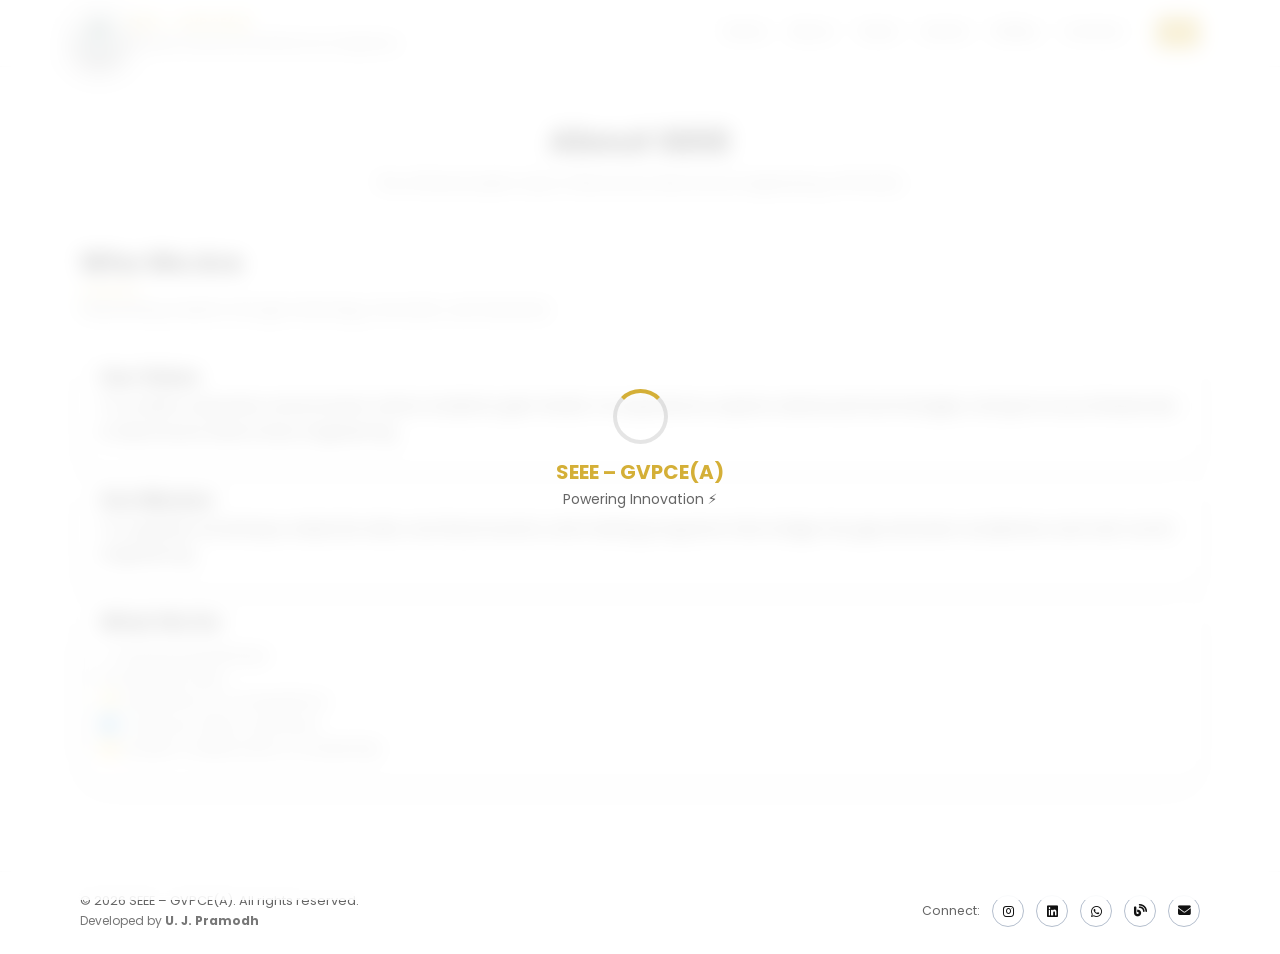
<file: about.html>
<!DOCTYPE html>
<html lang="en">
<head>
    <meta charset="UTF-8" />
    <title>SEEE – GVPCE | About Us</title>
    <meta name="viewport" content="width=device-width, initial-scale=1" />
    <link rel="stylesheet" href="style.css" />
    <link href="https://fonts.googleapis.com/css2?family=Poppins:wght@300;400;500;600;700;800&display=swap" rel="stylesheet" />
    <link rel="stylesheet" href="https://cdnjs.cloudflare.com/ajax/libs/font-awesome/6.5.0/css/all.min.css" />
</head>
<body>
    <div id="loader">
  <div class="loader-content">
    <div class="loader-circle"></div>
    <h2>SEEE – GVPCE(A)</h2>
    <p>Powering Innovation ⚡</p>
  </div>
</div>

<!-- HEADER -->
<header>
    <div class="container navbar">
        <a href="index.html" class="nav-logo">
            <div class="nav-logo-symbol">
           <img src="logo.png" alt="SEEE Logo" class="club-logo">
           </div>
            <div class="nav-logo-text">
                <span>SEEE – GVPCE(A)</span>
                <span>Society of Electrical & Electronics Engineers</span>
            </div>
        </a>

        <nav class="nav-links">
            <a href="index.html">Home</a>
            <a href="about.html">About</a>
            <a href="team.html">Team</a>
            <a href="events.html">Events</a>
            <a href="gallery.html">Gallery</a>
            <a href="contact.html">Contact</a>
            <button id="theme-toggle" class="theme-btn">🌙</button>
        </nav>

        <button class="menu-toggle"><span></span></button>
    </div>
</header>

<!-- ABOUT PAGE -->
<main class="container">
    <section class="page-hero reveal">
        <h1>About SEEE</h1>
        <p>The official student club of Electrical & Electronics Engineering, GVPCE(A).</p>
    </section>

    <section class="section reveal">
        <div class="section-header">
            <h2 class="section-title">Who We Are</h2>
            <p class="section-subtitle">Empowering students through technology, innovation, and teamwork.</p>
        </div>

        <div class="card-grid">
            <div class="card">
                <h3>Our Vision</h3>
                <p>To create a dynamic environment where students gain hands-on experience, explore advanced technologies, and grow as professionals in Electrical & Electronics Engineering.</p>
            </div>

            <div class="card">
                <h3>Our Mission</h3>
                <p>To organize workshops, industrial visits, technical events, and training programs that bridge the gap between academics and real-world engineering.</p>
            </div>

            <div class="card">
                <h3>What We Do</h3>
                <ul style="margin-top: .4rem;font-size:.9rem;color:var(--text-muted);">
                    <li>⚡ Technical Workshops</li>
                    <li>⚙️ Industrial Visits</li>
                    <li>💡 Hackathons & Competitions</li>
                    <li>📘 Technical Talks & Seminars</li>
                    <li>🤝 Student Collaboration & Leadership</li>
                </ul>
            </div>
        </div>
    </section>
</main>

<!-- FOOTER -->
<footer>
  <div class="container footer-inner">

    <!-- LEFT -->
    <div>
      <span>© <span id="year"></span> SEEE – GVPCE(A). All rights reserved.</span><br>
      <span style="font-size:12px;color:#777;">
        Developed by <strong>U. J. Pramodh</strong>
      </span>
    </div>

    <!-- RIGHT -->
    <div class="footer-social">
      <span>Connect:</span>

      <a href="https://www.instagram.com/seee_club_gvpce/" target="_blank">
        <i class="fa-brands fa-instagram"></i>
      </a>

      <a href="https://www.linkedin.com/in/seee-gvpce-a-09a395393?utm_source=share&utm_campaign=share_via&utm_content=profile&utm_medium=android_app" target="_blank">
        <i class="fa-brands fa-linkedin"></i>
      </a>

      <a href="https://whatsapp.com/channel/0029Vb7Z3jQEVccSTen1vA2K" target="_blank">
        <i class="fa-brands fa-whatsapp"></i>
      </a>

      <a href="https://ieiseee.blogspot.com/" target="_blank">
        <i class="fa-solid fa-blog"></i>
      </a>

      <a href="mailto:seee@gvpce.ac.in">
        <i class="fa-solid fa-envelope"></i>
      </a>

    </div>

  </div>
</footer>
    
<script>
document.getElementById("year").textContent = new Date().getFullYear();
</script>
<script src="script.js"></script>
</body>
</html>
</file>
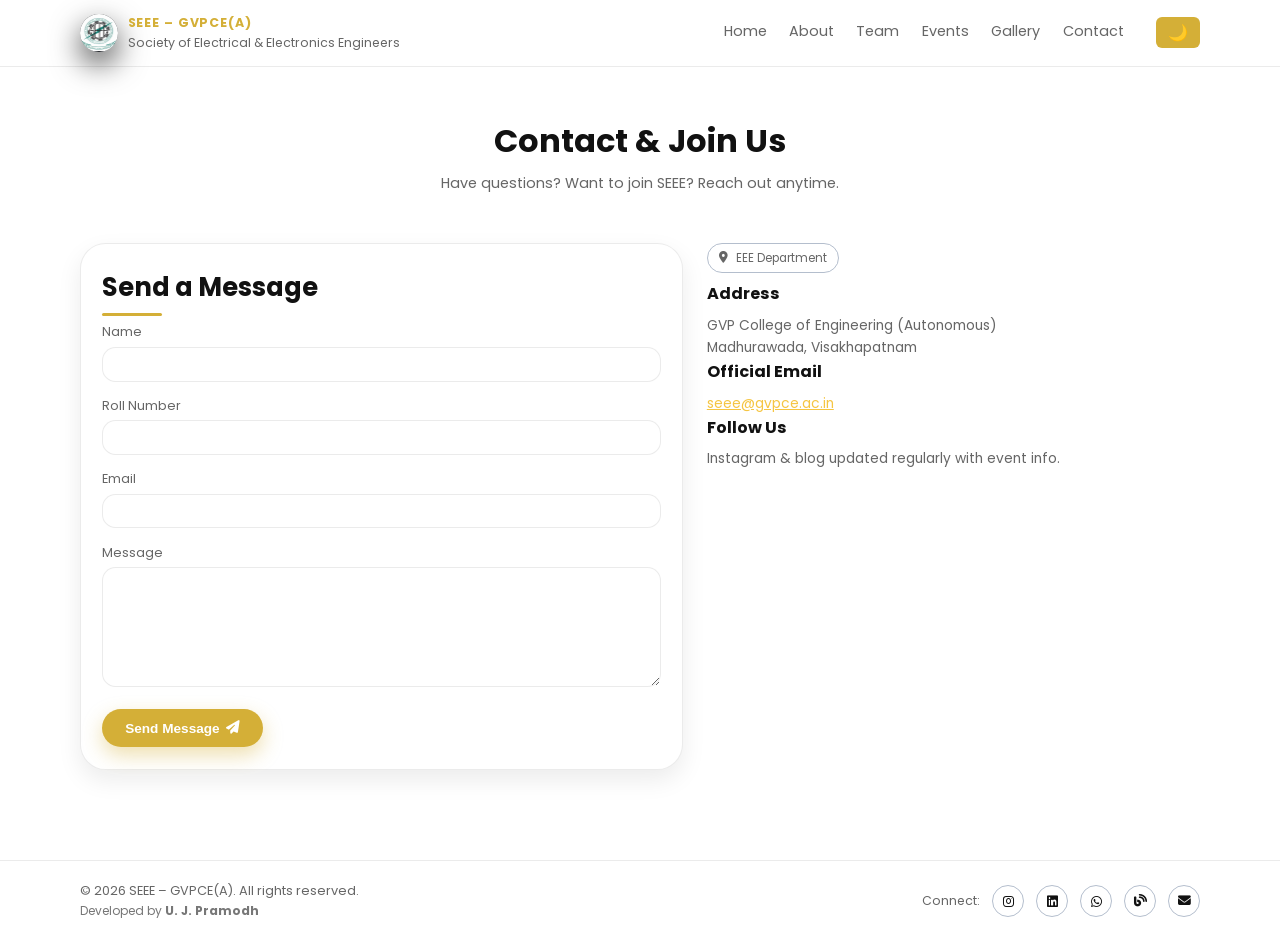
<file: contact.html>
<!DOCTYPE html>
<html lang="en">
<head>
    <meta charset="UTF-8" />
    <title>SEEE – GVPCE | Contact</title>
    <meta name="viewport" content="width=device-width, initial-scale=1" />
    <link rel="stylesheet" href="style.css" />
    <link href="https://fonts.googleapis.com/css2?family=Poppins:wght@300;400;500;600;700;800&display=swap" rel="stylesheet" />
    <link rel="stylesheet" href="https://cdnjs.cloudflare.com/ajax/libs/font-awesome/6.5.0/css/all.min.css" />
</head>
<body>

<header>
    <div class="container navbar">
        <a href="index.html" class="nav-logo">

<div class="nav-logo-symbol">
<img src="logo.png" alt="SEEE Logo" class="club-logo">
</div>
            <div class="nav-logo-text">
                <span>SEEE – GVPCE(A)</span>
                <span>Society of Electrical & Electronics Engineers</span>
            </div>
        </a>

        <nav class="nav-links">
            <a href="index.html">Home</a>
            <a href="about.html">About</a>
            <a href="team.html">Team</a>
            <a href="events.html">Events</a>
            <a href="gallery.html">Gallery</a>
            <a href="contact.html">Contact</a>
            <button id="theme-toggle" class="theme-btn">🌙</button>
        </nav>

        <button class="menu-toggle"><span></span></button>
    </div>
</header>

<main class="container">
    <section class="page-hero reveal">
        <h1>Contact & Join Us</h1>
        <p>Have questions? Want to join SEEE? Reach out anytime.</p>
    </section>

    <section class="section reveal">
        <div class="contact-wrapper">

            <div class="contact-form">
                <h2 class="section-title">Send a Message</h2>

                <form action="mailto:seee@gvpce.ac.in" method="post" enctype="text/plain">

                    <div class="form-group">
                        <label for="name">Name</label>
                        <input id="name" name="Name" required />
                    </div>

                    <div class="form-group">
                        <label for="roll">Roll Number</label>
                        <input id="roll" name="Roll" />
                    </div>

                    <div class="form-group">
                        <label for="email">Email</label>
                        <input id="email" name="Email" type="email" required />
                    </div>

                    <div class="form-group">
                        <label for="msg">Message</label>
                        <textarea id="msg" name="Message"></textarea>
                    </div>

                    <button class="btn btn-primary" type="submit">
                        Send Message <i class="fa-solid fa-paper-plane"></i>
                    </button>
                </form>
            </div>

            <aside class="contact-info">
                <div class="contact-pill"><i class="fa-solid fa-location-dot"></i>EEE Department</div>

                <h3>Address</h3>
                <p>GVP College of Engineering (Autonomous)<br>Madhurawada, Visakhapatnam</p>

                <h3>Official Email</h3>
                <p><a href="mailto:seee@gvpce.ac.in" style="color:#f5c542;">seee@gvpce.ac.in</a></p>

                <h3>Follow Us</h3>
                <p>Instagram & blog updated regularly with event info.</p>
            </aside>

        </div>
    </section>
</main>

<footer>
<div class="container footer-inner">

<div>
<span>© <span id="year"></span> SEEE – GVPCE(A). All rights reserved.</span><br>
<span style="font-size:12px;color:#777;">
Developed by <strong>U. J. Pramodh</strong>
</span>
</div>
       <div class="footer-social">
<span>Connect:</span>

<a href="https://www.instagram.com/seee_club_gvpce/" target="_blank">
<i class="fa-brands fa-instagram"></i>
</a>

<a href="https://www.linkedin.com/in/seee-gvpce-a-09a395393?utm_source=share&utm_campaign=share_via&utm_content=profile&utm_medium=android_app" target="_blank">
<i class="fa-brands fa-linkedin"></i>
</a>

<a href="https://whatsapp.com/channel/0029Vb7Z3jQEVccSTen1vA2K" target="_blank">
<i class="fa-brands fa-whatsapp"></i>
</a>

<a href="https://ieiseee.blogspot.com/" target="_blank">
<i class="fa-solid fa-blog"></i>
</a>

<a href="mailto:seee@gvpce.ac.in">
<i class="fa-solid fa-envelope"></i>
</a>

</div>
    </div>
</footer>

<script>
document.getElementById("year").textContent = new Date().getFullYear();
</script>
<script src="script.js"></script>
</body>
</html>
</file>
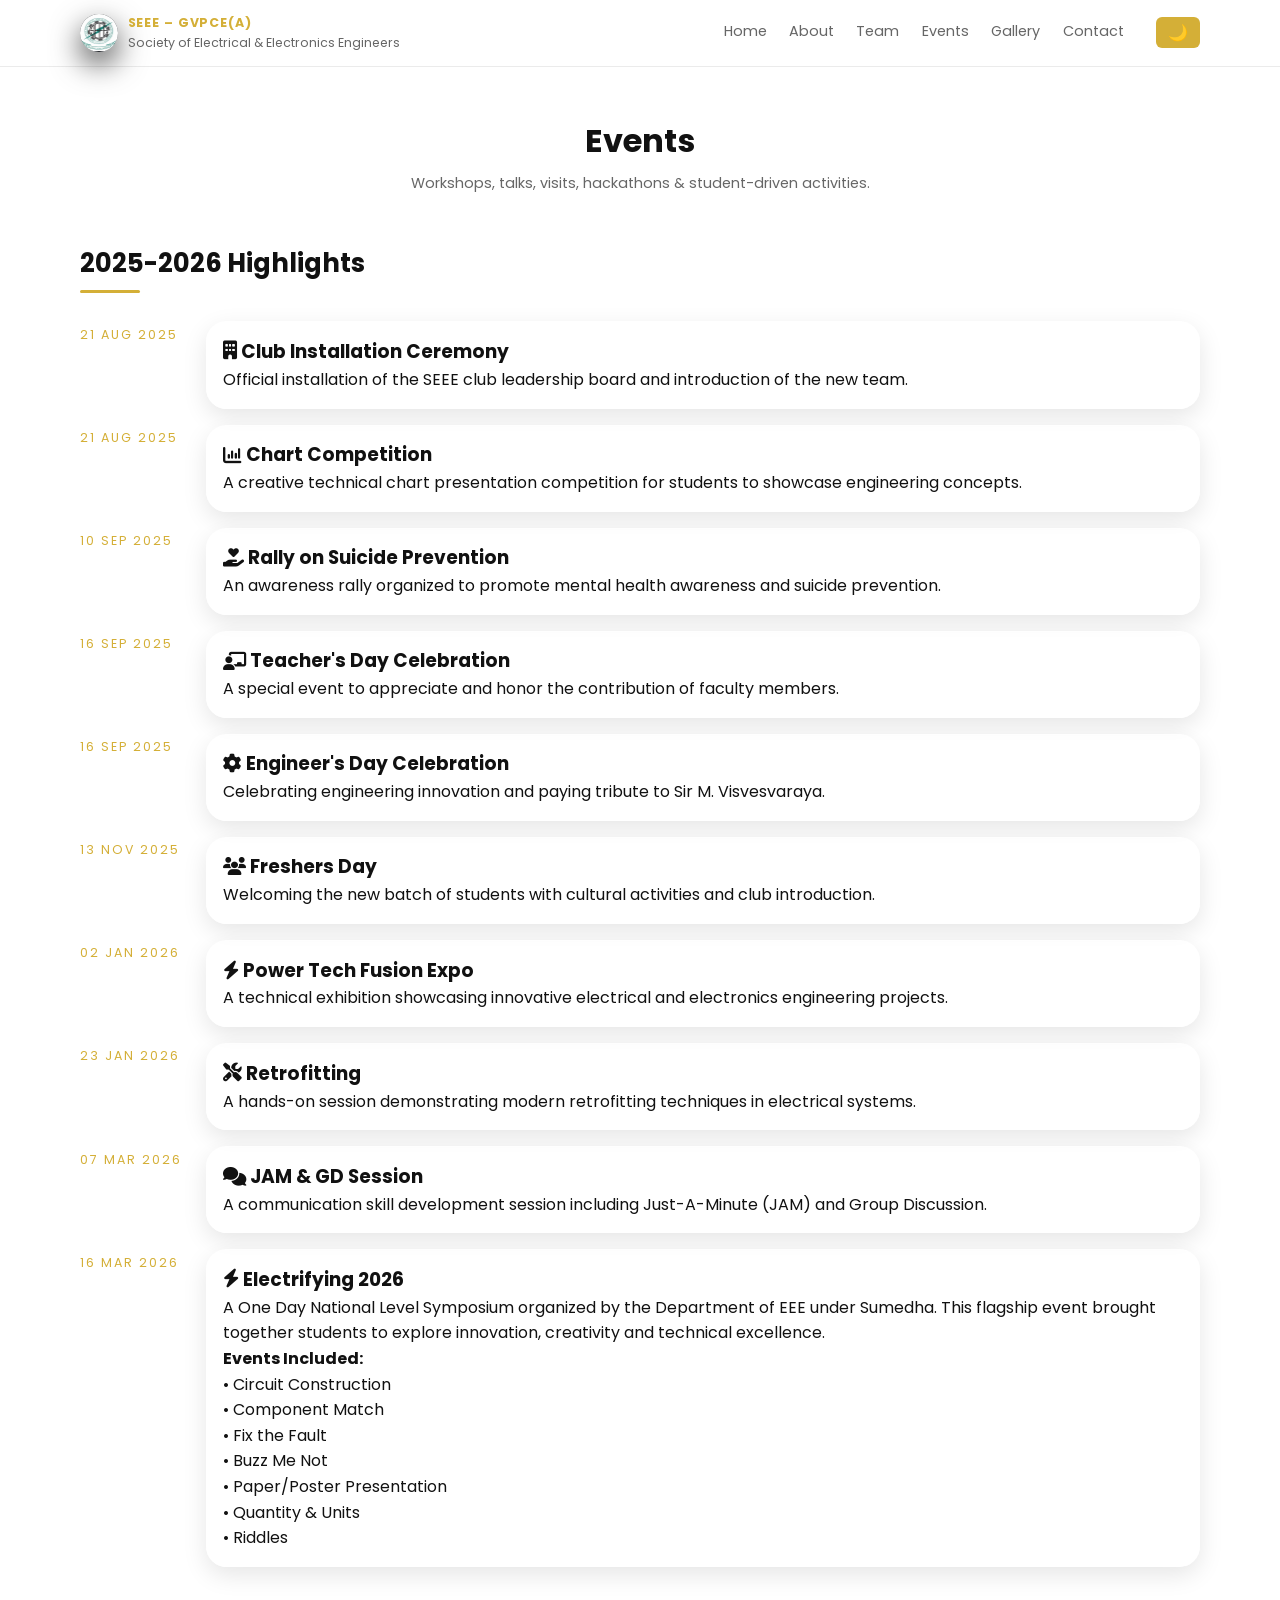
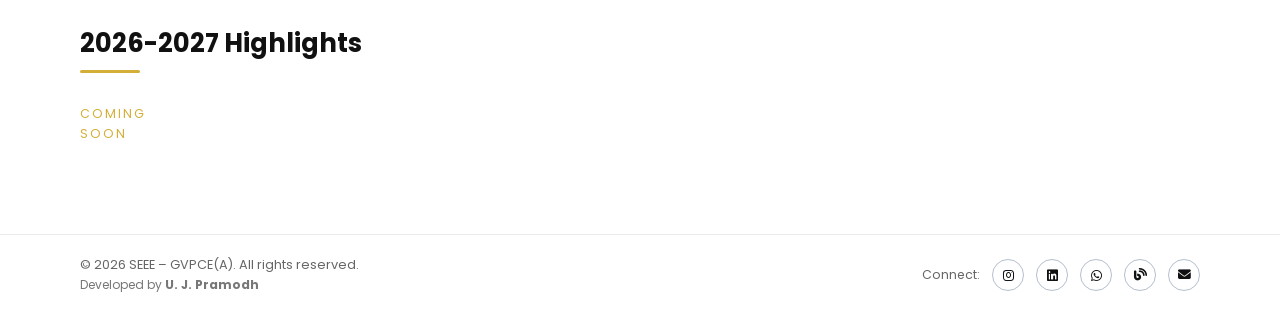
<file: events.html>
<!DOCTYPE html>
<html lang="en">
<head>
    <meta charset="UTF-8" />
    <title>SEEE – GVPCE | Events</title>
    <meta name="viewport" content="width=device-width, initial-scale=1" />
    <link rel="stylesheet" href="style.css" />
    <link href="https://fonts.googleapis.com/css2?family=Poppins:wght@300;400;500;600;700;800&display=swap" rel="stylesheet" />
    <link rel="stylesheet" href="https://cdnjs.cloudflare.com/ajax/libs/font-awesome/6.5.0/css/all.min.css" />
</head>
<body>

<header>
    <div class="container navbar">
        <a href="index.html" class="nav-logo">
            <div class="nav-logo-symbol">
                <img src="logo.png" alt="SEEE Logo" class="club-logo">
            </div>
            <div class="nav-logo-text">
                <span>SEEE – GVPCE(A)</span>
                <span>Society of Electrical & Electronics Engineers</span>
            </div>
        </a>

        <nav class="nav-links">
            <a href="index.html">Home</a>
            <a href="about.html">About</a>
            <a href="team.html">Team</a>
            <a href="events.html">Events</a>
            <a href="gallery.html">Gallery</a>
            <a href="contact.html">Contact</a>
            <button id="theme-toggle" class="theme-btn">🌙</button>
        </nav>

        <button class="menu-toggle"><span></span></button>
    </div>
</header>

<main class="container">

    <section class="page-hero reveal">
        <h1>Events</h1>
        <p>Workshops, talks, visits, hackathons & student-driven activities.</p>
    </section>

    <!-- ================= 2025 ================= -->
    <section class="section reveal">
        <div class="section-header">
            <h2 class="section-title">2025-2026 Highlights</h2>
        </div>

        <div class="timeline">

            <!-- EVENT 1 -->
            <div class="timeline-item">
                <div class="timeline-date">21 Aug 2025</div>
                <div class="timeline-card">
                    <h3><i class="fa-solid fa-building"></i> Club Installation Ceremony</h3>
                    <p>Official installation of the SEEE club leadership board and introduction of the new team.</p>
                </div>
            </div>

            <!-- EVENT 2 -->
            <div class="timeline-item">
                <div class="timeline-date">21 Aug 2025</div>
                <div class="timeline-card">
                    <h3><i class="fa-solid fa-chart-column"></i> Chart Competition</h3>
                    <p>A creative technical chart presentation competition for students to showcase engineering concepts.</p>
                </div>
            </div>

            <!-- EVENT 3 -->
            <div class="timeline-item">
                <div class="timeline-date">10 Sep 2025</div>
                <div class="timeline-card">
                    <h3><i class="fa-solid fa-hand-holding-heart"></i> Rally on Suicide Prevention</h3>
                    <p>An awareness rally organized to promote mental health awareness and suicide prevention.</p>
                </div>
            </div>

            <!-- EVENT 4 -->
            <div class="timeline-item">
                <div class="timeline-date">16 Sep 2025</div>
                <div class="timeline-card">
                    <h3><i class="fa-solid fa-chalkboard-user"></i> Teacher's Day Celebration</h3>
                    <p>A special event to appreciate and honor the contribution of faculty members.</p>
                </div>
            </div>

            <!-- EVENT 5 -->
            <div class="timeline-item">
                <div class="timeline-date">16 Sep 2025</div>
                <div class="timeline-card">
                    <h3><i class="fa-solid fa-gear"></i> Engineer's Day Celebration</h3>
                    <p>Celebrating engineering innovation and paying tribute to Sir M. Visvesvaraya.</p>
                </div>
            </div>

            <!-- EVENT 6 -->
            <div class="timeline-item">
                <div class="timeline-date">13 Nov 2025</div>
                <div class="timeline-card">
                    <h3><i class="fa-solid fa-users"></i> Freshers Day</h3>
                    <p>Welcoming the new batch of students with cultural activities and club introduction.</p>
                </div>
            </div>

            <!-- EVENT 7 -->
            <div class="timeline-item">
                <div class="timeline-date">02 Jan 2026</div>
                <div class="timeline-card">
                    <h3><i class="fa-solid fa-bolt"></i> Power Tech Fusion Expo</h3>
                    <p>A technical exhibition showcasing innovative electrical and electronics engineering projects.</p>
                </div>
            </div>

            <!-- EVENT 8 -->
            <div class="timeline-item">
                <div class="timeline-date">23 Jan 2026</div>
                <div class="timeline-card">
                    <h3><i class="fa-solid fa-screwdriver-wrench"></i> Retrofitting</h3>
                    <p>A hands-on session demonstrating modern retrofitting techniques in electrical systems.</p>
                </div>
            </div>

            <!-- EVENT 9 -->
            <div class="timeline-item">
                <div class="timeline-date">07 Mar 2026</div>
                <div class="timeline-card">
                    <h3><i class="fa-solid fa-comments"></i> JAM & GD Session</h3>
                    <p>A communication skill development session including Just-A-Minute (JAM) and Group Discussion.</p>
                </div>
            </div>

 <!-- ELECTRIFYING EVENT -->
<div class="timeline-item">
    <div class="timeline-date">16 Mar 2026</div>
    <div class="timeline-card">

        <h3><i class="fa-solid fa-bolt"></i> Electrifying 2026</h3>

        <p>
            A One Day National Level Symposium organized by the Department of EEE under Sumedha.
            This flagship event brought together students to explore innovation, creativity and technical excellence.
        </p>

        <p>
            <strong>Events Included:</strong><br>
            • Circuit Construction<br>
            • Component Match<br>
            • Fix the Fault<br>
            • Buzz Me Not<br>
            • Paper/Poster Presentation<br>
            • Quantity & Units<br>
            • Riddles
        </p>

    </div>
</div>

        </div> <!-- ✅ FIXED: closed timeline -->

    </section>

    <!-- ================= 2026 ================= -->
    <section class="section reveal">
        <div class="section-header">
            <h2 class="section-title">2026-2027 Highlights</h2>
        </div>

        <div class="timeline">

            <div class="timeline-item">
                <div class="timeline-date">coming soon</div>
            </div>

        </div>

    </section>

</main>

<footer>
<div class="container footer-inner">

<div>
<span>© <span id="year"></span> SEEE – GVPCE(A). All rights reserved.</span><br>
<span style="font-size:12px;color:#777;">
Developed by <strong>U. J. Pramodh</strong>
</span>
</div>

<div class="footer-social">

<span>Connect:</span>

<a href="https://www.instagram.com/seee_club_gvpce/" target="_blank">
<i class="fa-brands fa-instagram"></i>
</a>

<a href="https://www.linkedin.com/in/seee-gvpce-a-09a395393?utm_source=share&utm_campaign=share_via&utm_content=profile&utm_medium=android_app" target="_blank">
<i class="fa-brands fa-linkedin"></i>
</a>

<a href="https://whatsapp.com/channel/0029Vb7Z3jQEVccSTen1vA2K" target="_blank">
<i class="fa-brands fa-whatsapp"></i>
</a>

<a href="https://ieiseee.blogspot.com/" target="_blank">
<i class="fa-solid fa-blog"></i>
</a>

<a href="mailto:seee@gvpce.ac.in">
<i class="fa-solid fa-envelope"></i>
</a>

</div>
</div>
</footer>

<script>
document.getElementById("year").textContent = new Date().getFullYear();
</script>

<script src="script.js"></script>
</body>
</html>
</file>
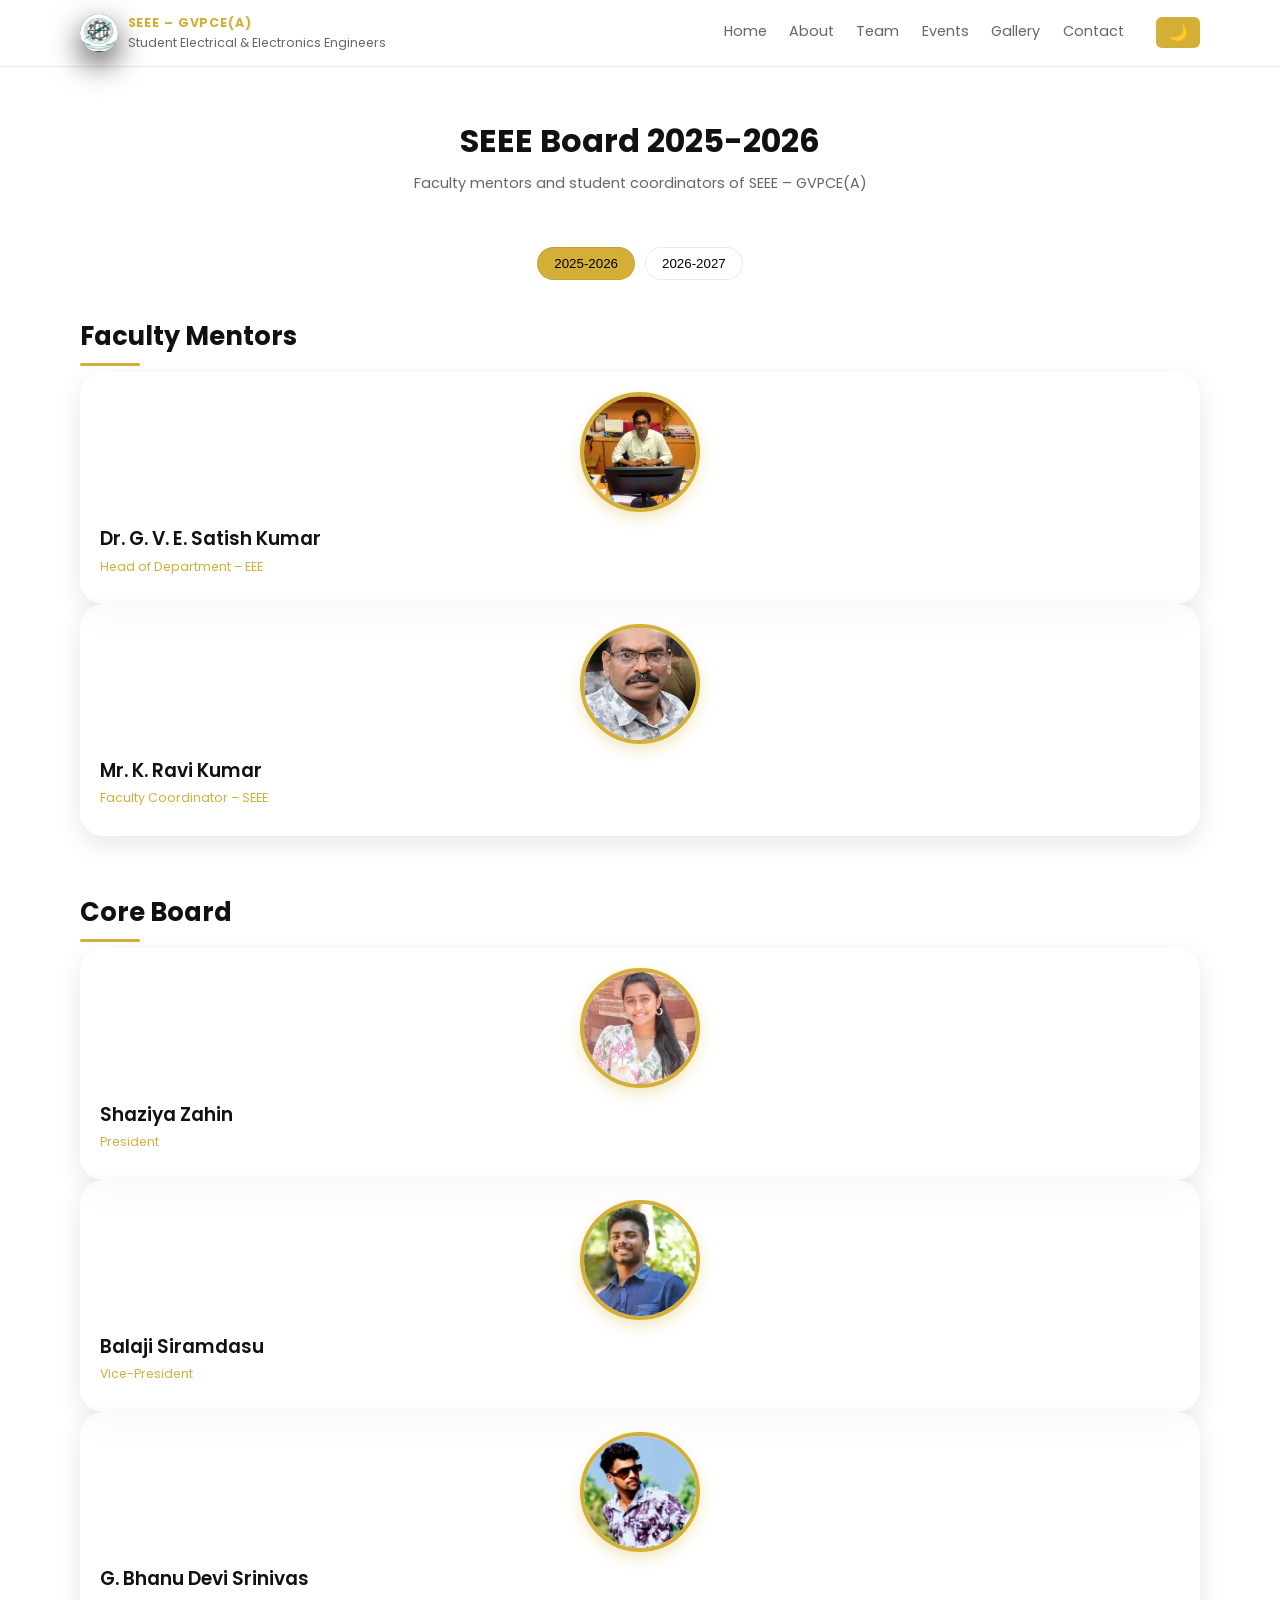
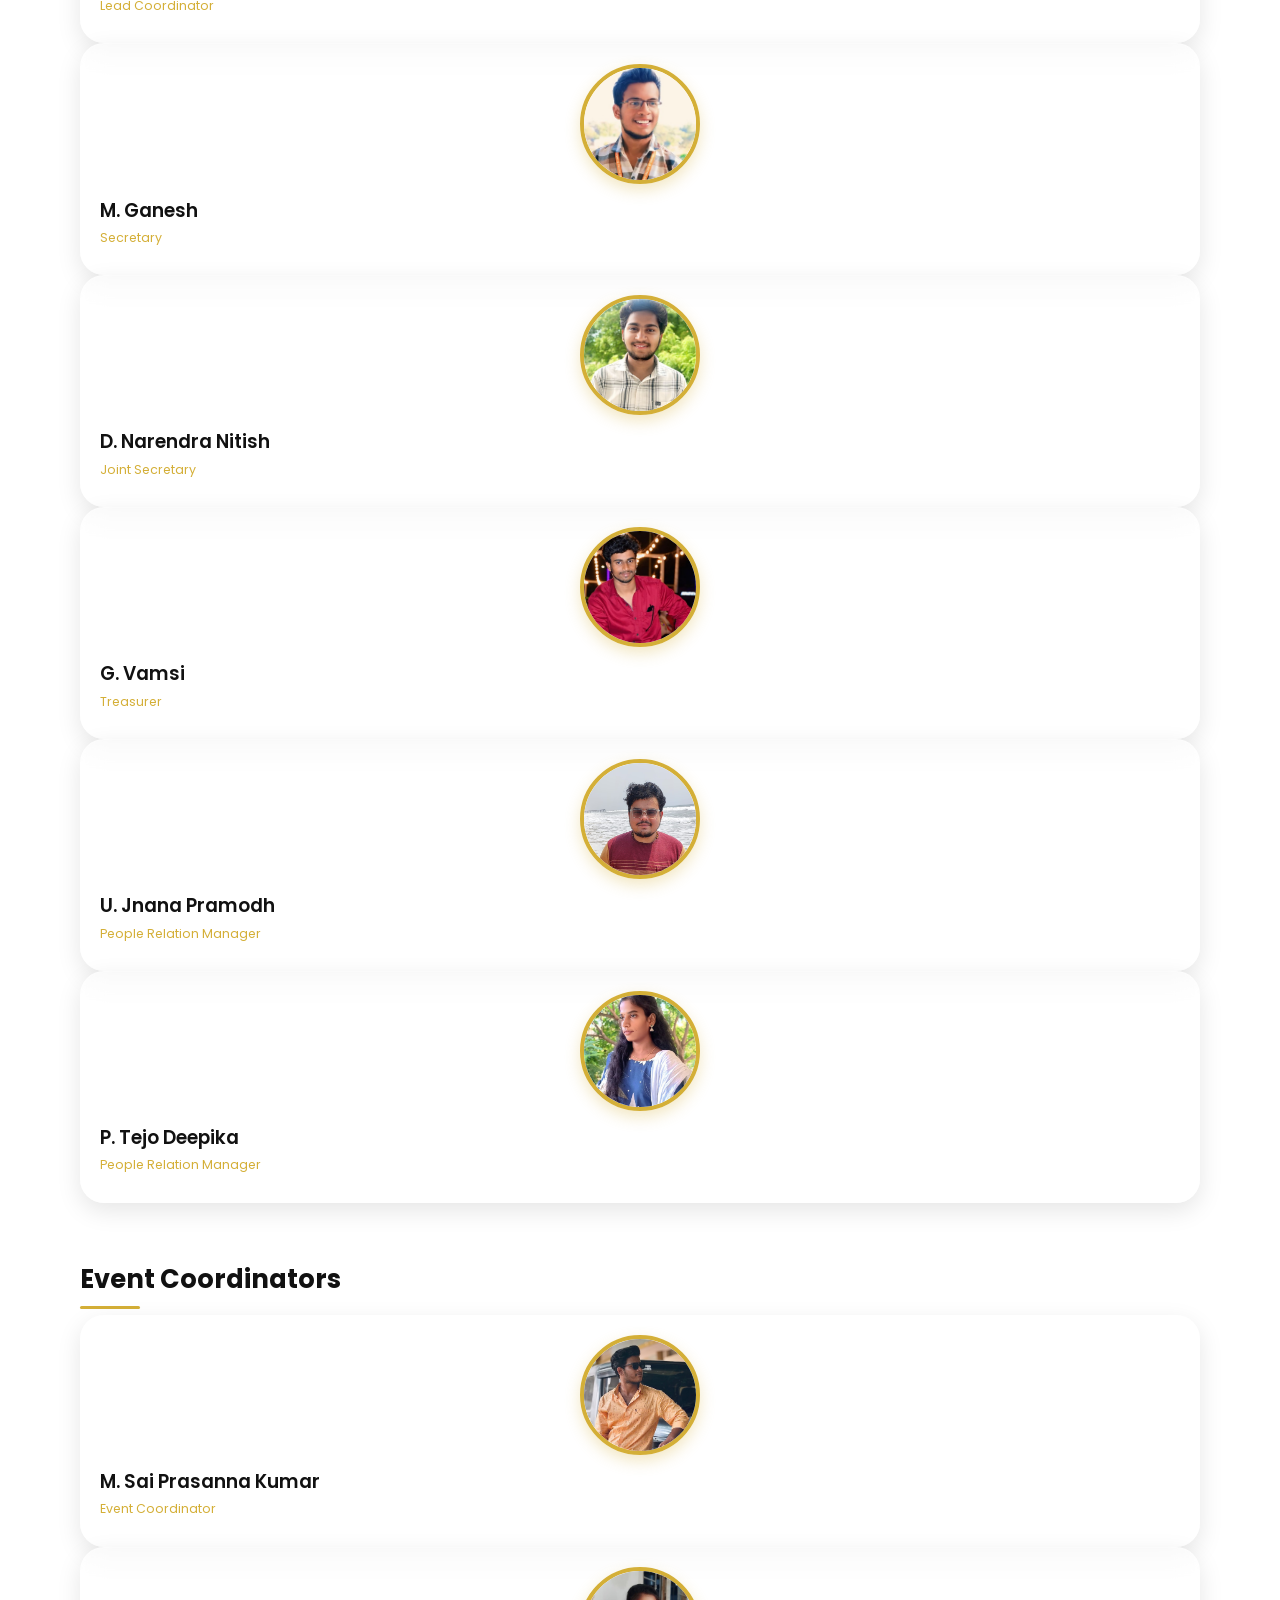
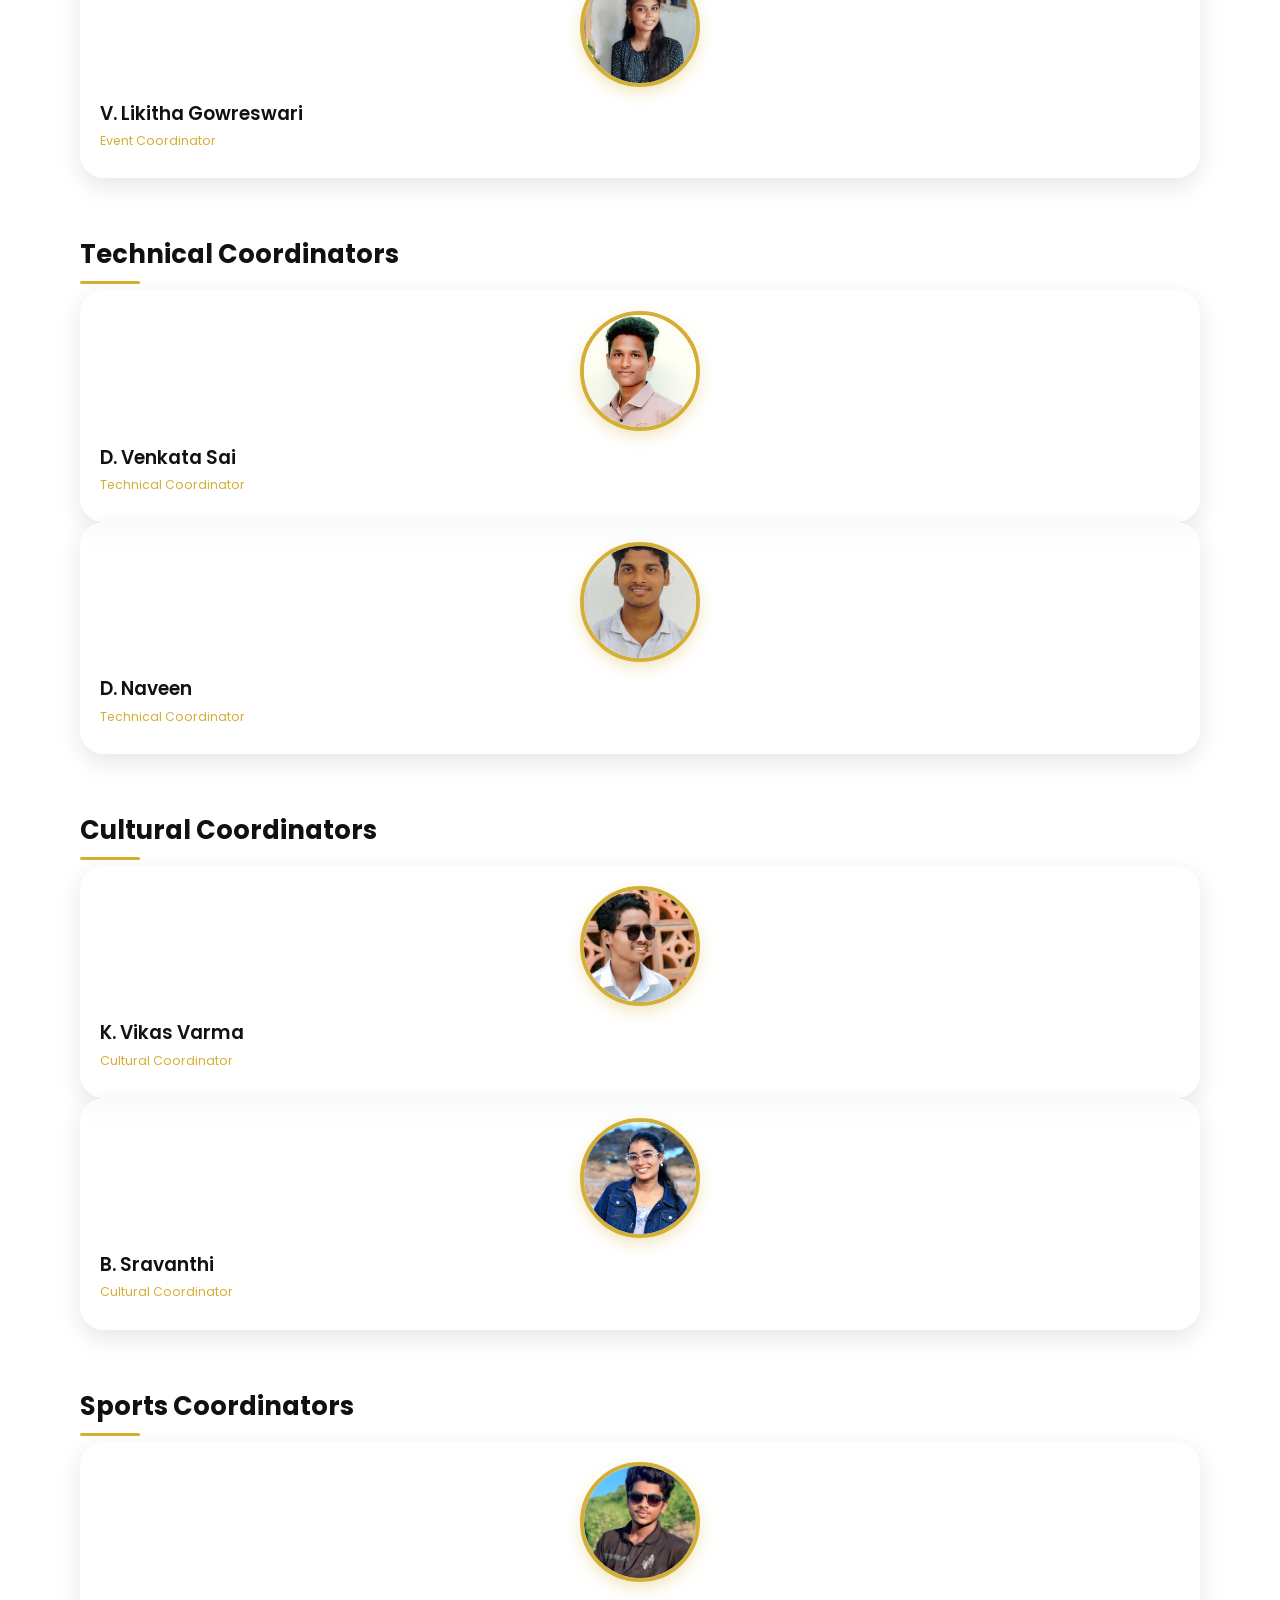
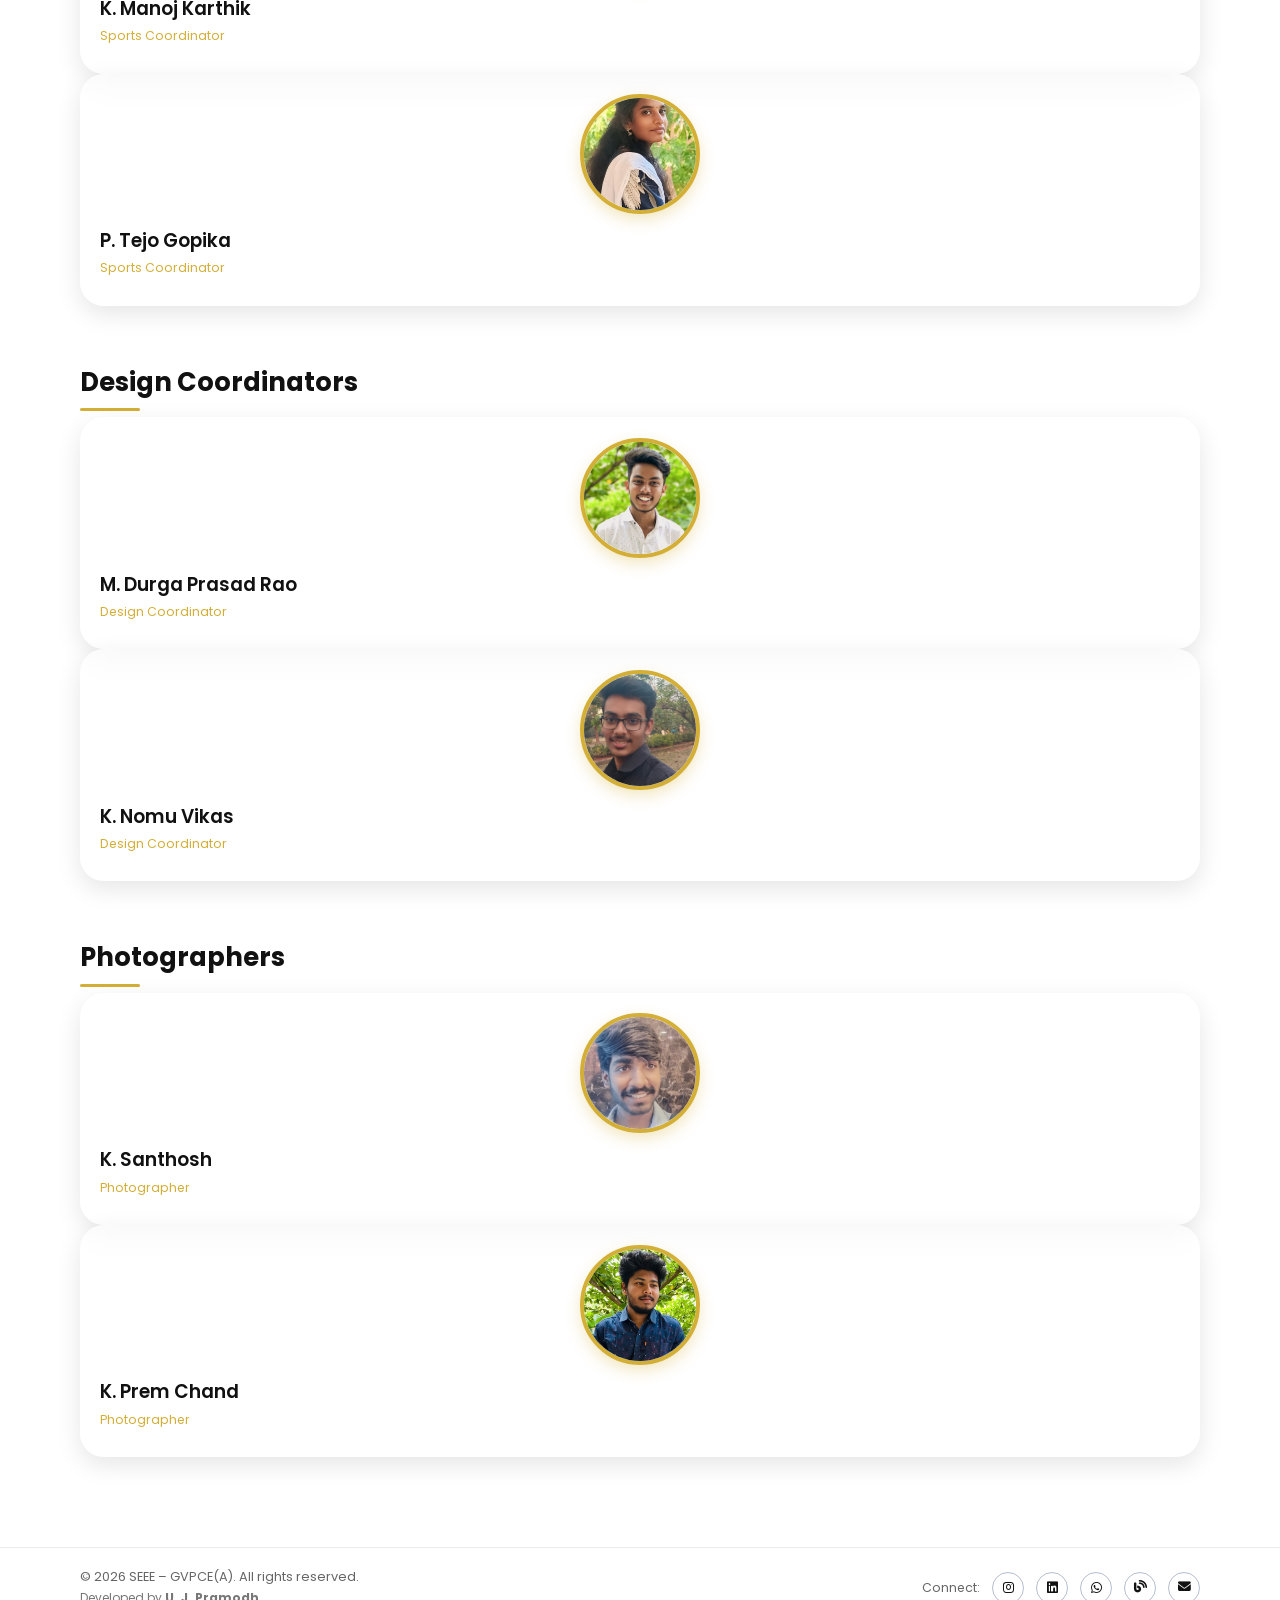
<file: team.html>
<!DOCTYPE html>
<html lang="en">
<head>

<meta charset="UTF-8">
<title>SEEE – GVPCE | Team</title>
<meta name="viewport" content="width=device-width, initial-scale=1">

<link rel="stylesheet" href="style.css">

<link href="https://fonts.googleapis.com/css2?family=Poppins:wght@300;400;500;600;700;800&display=swap" rel="stylesheet">

<link rel="stylesheet" href="https://cdnjs.cloudflare.com/ajax/libs/font-awesome/6.5.0/css/all.min.css">

</head>

<body>

<header>
<div class="container navbar">

<a href="index.html" class="nav-logo">
<div class="nav-logo-symbol">
<img src="logo.png" alt="SEEE Logo" class="club-logo">
</div>

<div class="nav-logo-text">
<span>SEEE – GVPCE(A)</span>
<span>Student Electrical & Electronics Engineers</span>
</div>
</a>

<nav class="nav-links">
<a href="index.html">Home</a>
<a href="about.html">About</a>
<a href="team.html">Team</a>
<a href="events.html">Events</a>
<a href="gallery.html">Gallery</a>
<a href="contact.html">Contact</a>

<button id="theme-toggle" class="theme-btn">🌙</button>
</nav>

<button class="menu-toggle"><span></span></button>

</div>
</header>

<main class="container">

<section class="page-hero">
<h1>SEEE Board 2025-2026</h1>
<p>Faculty mentors and student coordinators of SEEE – GVPCE(A)</p>
</section>

<!-- YEAR SWITCH -->
<div class="team-switch">
<button class="year-btn active" data-year="2025">2025-2026</button>
<button class="year-btn" data-year="2026">2026-2027</button>
</div>

<!-- ================= 2025 ================= -->
<div class="team-year active" id="team-2025">

<!-- FACULTY -->
<section class="section">
<h2 class="section-title">Faculty Mentors</h2>

<div class="card-grid">

<div class="card">
<img src="satish_kumar.jpg" class="team-avatar" alt="Satish Kumar">
<h3 class="team-name">Dr. G. V. E. Satish Kumar</h3>
<p class="team-role">Head of Department – EEE</p>
</div>

<div class="card">
<img src="ravikumar.jpg" class="team-avatar" alt="Ravi Kumar">
<h3 class="team-name">Mr. K. Ravi Kumar</h3>
<p class="team-role">Faculty Coordinator – SEEE</p>
</div>

</div>
</section>

<!-- CORE BOARD -->
<section class="section">
<h2 class="section-title">Core Board</h2>

<div class="card-grid">

<div class="card">
<img src="president.jpg" class="team-avatar" alt="Shaziya Zahin">
<h3 class="team-name">Shaziya Zahin</h3>
<p class="team-role">President</p>
</div>

<div class="card">
<img src="vice_president.jpg" class="team-avatar" alt="Balaji">
<h3 class="team-name">Balaji Siramdasu</h3>
<p class="team-role">Vice-President</p>
</div>

<div class="card">
<img src="lead_coordinator.jpg" class="team-avatar" alt="Bhanu Devi">
<h3 class="team-name">G. Bhanu Devi Srinivas</h3>
<p class="team-role">Lead Coordinator</p>
</div>

<div class="card">
<img src="ganesh.jpg" class="team-avatar" alt="Ganesh">
<h3 class="team-name">M. Ganesh</h3>
<p class="team-role">Secretary</p>
</div>

<div class="card">
<img src="nitish.jpg" class="team-avatar" alt="Nitish">
<h3 class="team-name">D. Narendra Nitish</h3>
<p class="team-role">Joint Secretary</p>
</div>

<div class="card">
<img src="vamsi.jpg" class="team-avatar" alt="Vamsi">
<h3 class="team-name">G. Vamsi</h3>
<p class="team-role">Treasurer</p>
</div>

<div class="card">
<img src="pramodh.jpg" class="team-avatar" alt="Pramodh">
<h3 class="team-name">U. Jnana Pramodh</h3>
<p class="team-role">People Relation Manager</p>
</div>

<div class="card">
<img src="deepika.jpg" class="team-avatar" alt="Deepika">
<h3 class="team-name">P. Tejo Deepika</h3>
<p class="team-role">People Relation Manager</p>
</div>

</div>
</section>

<!-- EVENT -->
<section class="section">
<h2 class="section-title">Event Coordinators</h2>

<div class="card-grid">

<div class="card">
<img src="sai_prasanna.jpg" class="team-avatar" alt="Sai Prasanna">
<h3 class="team-name">M. Sai Prasanna Kumar</h3>
<p class="team-role">Event Coordinator</p>
</div>

<div class="card">
<img src="likitha.jpg" class="team-avatar" alt="Likitha">
<h3 class="team-name">V. Likitha Gowreswari</h3>
<p class="team-role">Event Coordinator</p>
</div>

</div>
</section>

<!-- TECHNICAL -->
<section class="section">
<h2 class="section-title">Technical Coordinators</h2>

<div class="card-grid">

<div class="card">
<img src="venkata_sai.jpg" class="team-avatar" alt="Venkata Sai">
<h3 class="team-name">D. Venkata Sai</h3>
<p class="team-role">Technical Coordinator</p>
</div>

<div class="card">
<img src="naveen.jpg" class="team-avatar" alt="Naveen">
<h3 class="team-name">D. Naveen</h3>
<p class="team-role">Technical Coordinator</p>
</div>

</div>
</section>

<!-- CULTURAL -->
<section class="section">
<h2 class="section-title">Cultural Coordinators</h2>

<div class="card-grid">

<div class="card">
<img src="vikas_varma.jpg" class="team-avatar" alt="Vikas Varma">
<h3 class="team-name">K. Vikas Varma</h3>
<p class="team-role">Cultural Coordinator</p>
</div>

<div class="card">
<img src="sravanthi.jpg" class="team-avatar" alt="Sravanthi">
<h3 class="team-name">B. Sravanthi</h3>
<p class="team-role">Cultural Coordinator</p>
</div>

</div>
</section>

<!-- SPORTS -->
<section class="section">
<h2 class="section-title">Sports Coordinators</h2>

<div class="card-grid">

<div class="card">
<img src="manoj_karthik.jpg" class="team-avatar" alt="Manoj">
<h3 class="team-name">K. Manoj Karthik</h3>
<p class="team-role">Sports Coordinator</p>
</div>

<div class="card">
<img src="tejo_gopika.jpg" class="team-avatar" alt="Gopika">
<h3 class="team-name">P. Tejo Gopika</h3>
<p class="team-role">Sports Coordinator</p>
</div>

</div>
</section>

<!-- DESIGN -->
<section class="section">
<h2 class="section-title">Design Coordinators</h2>

<div class="card-grid">

<div class="card">
<img src="durga_prasad.jpg" class="team-avatar" alt="Durga Prasad">
<h3 class="team-name">M. Durga Prasad Rao</h3>
<p class="team-role">Design Coordinator</p>
</div>

<div class="card">
<img src="nomu_vikas.jpg" class="team-avatar" alt="Nomu Vikas">
<h3 class="team-name">K. Nomu Vikas</h3>
<p class="team-role">Design Coordinator</p>
</div>

</div>
</section>

<!-- PHOTOGRAPHERS -->
<section class="section">
<h2 class="section-title">Photographers</h2>

<div class="card-grid">

<div class="card">
<img src="santhosh.jpg" class="team-avatar" alt="Santhosh">
<h3 class="team-name">K. Santhosh</h3>
<p class="team-role">Photographer</p>
</div>

<div class="card">
<img src="prem_chand.jpg" class="team-avatar" alt="Prem Chand">
<h3 class="team-name">K. Prem Chand</h3>
<p class="team-role">Photographer</p>
</div>

</div>
</section>

</div>

<!-- ================= 2026 ================= -->
<div class="team-year" id="team-2026">

<!-- FACULTY -->
<section class="section">
<h2 class="section-title">Faculty Mentors</h2>

<div class="card-grid">

<div class="card">
<img src="satish_kumar.jpg" class="team-avatar" alt="Satish Kumar">
<h3 class="team-name">Dr. G. V. E. Satish Kumar</h3>
<p class="team-role">Head of Department – EEE</p>
</div>

<div class="card">
<img src="ravikumar.jpg" class="team-avatar" alt="Ravi Kumar">
<h3 class="team-name">Mr. K. Ravi Kumar</h3>
<p class="team-role">Faculty Coordinator – SEEE</p>
</div>

</div>
</section>

<!-- SEEE BOARD 2026-27 -->
<section class="section">
    <h2 class="section-title">SEEE Board 2026-27</h2>

    <div class="card-grid">

        <!-- PRESIDENT -->
        <div class="card">
            <img src="malla_ganesh.jpg" class="team-avatar" alt="Malla Ganesh">
            <h3 class="team-name">Malla Ganesh</h3>
            <p class="team-role">President</p>
        </div>

        <!-- VICE PRESIDENT -->
        <div class="card">
            <img src="ganta_vamsi.jpg" class="team-avatar" alt="Ganta Vamsi">
            <h3 class="team-name">Ganta Vamsi</h3>
            <p class="team-role">Vice President</p>
        </div>

        <!-- LEAD COORDINATOR -->
        <div class="card">
            <img src="prem_chand_2.jpg" class="team-avatar" alt="K. Prem Chand">
            <h3 class="team-name">K. Prem Chand</h3>
            <p class="team-role">Lead Coordinator</p>
        </div>

        <!-- SECRETARY -->
        <div class="card">
            <img src="madugula_tarun_sai.jpg" class="team-avatar" alt="Singampalli Haneesh">
            <h3 class="team-name">M Tarun Sai</h3>
            <p class="team-role">Secretary</p>
        </div>

        <!-- JOINT SECRETARY -->
        <div class="card">
            <img src="vadadi_revanth_sai.jpg" class="team-avatar" alt="Vadadi Revanth Sai">
            <h3 class="team-name">Vadadi Revanth Sai</h3>
            <p class="team-role">Joint Secretary</p>
        </div>

        <!-- TREASURER -->
        <div class="card">
            <img src="ks_gopal.jpg" class="team-avatar" alt="K.S. Gopal">
            <h3 class="team-name">K.S. Gopal</h3>
            <p class="team-role">Treasurer</p>
        </div>

        <!-- PEOPLE RELATION MANAGER -->
        <div class="card">
            <img src="sonali_patekar.jpg" class="team-avatar" alt="Sonali Patekar">
            <h3 class="team-name">Sonali Patekar</h3>
            <p class="team-role">People Relation Manager</p>
        </div>


    </div>
</section>


<!-- EVENT COORDINATORS -->
<section class="section">
    <h2 class="section-title">Event Coordinators</h2>

    <div class="card-grid">

        <div class="card">
            <img src="mandapaka_pavan_kumar_raj.jpg" class="team-avatar" alt="Mandapaka Pavan Kumar Raj">
            <h3 class="team-name">Mandapaka Pavan Kumar Raj</h3>
            <p class="team-role">Event Coordinator</p>
        </div>

        <div class="card">
            <img src="koyyana_bhanu_teja.jpg" class="team-avatar" alt="Lakshmi Prasanna Kommoju">
            <h3 class="team-name">Koyyana Bhanu Teja</h3>
            <p class="team-role">Event Coordinator</p>
        </div>

    </div>
</section>


<!-- TECHNICAL COORDINATORS -->
<section class="section">
    <h2 class="section-title">Technical Coordinators</h2>

    <div class="card-grid">

        <div class="card">
            <img src="reddem_vijay.jpg" class="team-avatar" alt="Madugula Tarun Sai">
            <h3 class="team-name">Reddem Vijay</h3>
            <p class="team-role">Technical Coordinator</p>
        </div>

        <div class="card">
            <img src="rebaka_rajesh.jpg" class="team-avatar" alt="Batna Durga Prasad">
            <h3 class="team-name">Rebaka Rajesh</h3>
            <p class="team-role">Technical Coordinator</p>
        </div>

    </div>
</section>


<!-- CULTURAL COORDINATORS -->
<section class="section">
    <h2 class="section-title">Cultural Coordinators</h2>

    <div class="card-grid">

        <div class="card">
            <img src="vuda_siva_kumar.jpg" class="team-avatar" alt="Vuda Siva Kumar">
            <h3 class="team-name">Vuda Siva Kumar</h3>
            <p class="team-role">Cultural Coordinator</p>
        </div>

        <div class="card">
            <img src="nimmala_nagadevi.jpg" class="team-avatar" alt="Koyyana Bhanu Teja">
            <h3 class="team-name">Nimmala Nagadevi</h3>
            <p class="team-role">Cultural Coordinator</p>
        </div>

    </div>
</section>


<!-- SPORTS COORDINATORS -->
<section class="section">
    <h2 class="section-title">Sports Coordinators</h2>

    <div class="card-grid">

        <div class="card">
            <img src="valasa_haripriya.jpg" class="team-avatar" alt="Behara Jaswanth">
            <h3 class="team-name">Valasa Haripriya</h3>
            <p class="team-role">Sports Coordinator</p>
        </div>

    </div>
</section>


<!-- DESIGN COORDINATORS -->
<section class="section">
    <h2 class="section-title">Design Coordinators</h2>

    <div class="card-grid">

        <div class="card">
            <img src="yellala_victor_michael.jpg" class="team-avatar" alt="Yellala Victor Michael">
            <h3 class="team-name">Yellala Victor Michael</h3>
            <p class="team-role">Design Coordinator</p>
        </div>

        <div class="card">
            <img src="mohammed_irfan.jpg" class="team-avatar" alt="Syed Nitha Afreen">
            <h3 class="team-name">Mohammed Irfan</h3>
            <p class="team-role">Design Coordinator</p>
        </div>

    </div>
</section>


<!-- PHOTOGRAPHERS -->
<section class="section">
    <h2 class="section-title">Photographers</h2>

    <div class="card-grid">

        <div class="card">
            <img src="b_durgaprasad.jpg" class="team-avatar" alt="Mohammed Irfan">
            <h3 class="team-name">B Durga Prasad</h3>
            <p class="team-role">Photographer</p>
        </div>

        <div class="card">
            <img src="v_tarun_vinayak.jpg" class="team-avatar" alt="V. Tarun Vinayak">
            <h3 class="team-name">V. Tarun Vinayak</h3>
            <p class="team-role">Photographer</p>
        </div>

    </div>
</section>
</div>

</main>

<footer>
<div class="container footer-inner">

<div>
<span>© <span id="year"></span> SEEE – GVPCE(A). All rights reserved.</span><br>
<span style="font-size:12px;color:#777;">
Developed by <strong>U. J. Pramodh</strong>
</span>
</div>

<div class="footer-social">
<span>Connect:</span>

<a href="https://www.instagram.com/seee_club_gvpce/" target="_blank">
<i class="fa-brands fa-instagram"></i>
</a>

<a href="https://www.linkedin.com/in/seee-gvpce-a-09a395393" target="_blank">
<i class="fa-brands fa-linkedin"></i>
</a>

<a href="https://whatsapp.com/channel/0029Vb7Z3jQEVccSTen1vA2K" target="_blank">
<i class="fa-brands fa-whatsapp"></i>
</a>

<a href="https://ieiseee.blogspot.com/" target="_blank">
<i class="fa-solid fa-blog"></i>
</a>

<a href="mailto:seee@gvpce.ac.in">
<i class="fa-solid fa-envelope"></i>
</a>

</div>

</div>
</footer>

<script>
document.getElementById("year").textContent = new Date().getFullYear();
</script>

<script src="script.js"></script>

</body>
</html>
</file>
<file: style.css>
:root{

/* BACKGROUND */

--bg-dark:#ffffff;
--bg-card:#ffffff;

/* GOLD ACCENT */

--accent-gold:#d4af37;
--accent-blue:#d4af37;

/* TEXT */

--text-main:#111111;
--text-muted:#666666;

/* BORDER */

--border-soft:rgba(0,0,0,0.08);

/* SHADOW */

--shadow-soft:0 10px 25px rgba(0,0,0,0.08);

/* RADIUS */

--radius-xl:1.5rem;

/* TRANSITIONS */

--transition-fast:0.25s ease;
--transition-med:0.4s ease;

}
body.dark-mode{

--bg-dark:#0f172a;
--bg-card:#1e293b;

--text-main:#f1f5f9;
--text-muted:#94a3b8;

--border-soft:rgba(255,255,255,0.08);

--shadow-soft:0 10px 25px rgba(0,0,0,0.6);

}
*,
*::before,
*::after {
    box-sizing: border-box;
    margin: 0;
    padding: 0;
}

*{
transition:background 0.3s ease, color 0.3s ease;
}

html {
    scroll-behavior: smooth;
}

body {
    font-family: "Poppins", system-ui, -apple-system, BlinkMacSystemFont, sans-serif;
    background:var(--bg-dark);
    color: var(--text-main);
    line-height: 1.6;
    min-height: 100vh;
}
body.loading{
overflow:hidden;
}
body.dark-mode header{
background:rgba(15,23,42,0.7);
backdrop-filter:blur(12px);
}
body,
.card,
.hero-card,
.timeline-card,
.contact-form,
.gallery-item,
.lightbox-inner{
transition:background 0.4s ease,color 0.4s ease,border 0.4s ease;
}

/* Reusable container */
.container {
    width: min(1120px, 92%);
    margin: 0 auto;
}

/* ================= HEADER / NAVBAR ================= */

header{
position:sticky;
top:0;
z-index:40;

/* Glass effect */
background:rgba(255,255,255,0.75);
backdrop-filter:blur(12px);

/* Border */
border-bottom:1px solid var(--border-soft);

/* Smooth effect */
transition:background 0.3s ease, backdrop-filter 0.3s ease;
}
.navbar {
    display: flex;
    align-items: center;
    justify-content: space-between;
    padding: 0.8rem 0;
}
.nav-logo {
display:flex;
align-items:center;
gap:0.6rem;
text-decoration:none;
}
.club-logo{
width:38px;
height:38px;
object-fit:contain;
border-radius:50%;
}

.nav-logo-symbol {
    width: 38px;
    height: 38px;
    border-radius: 999px;
    background:linear-gradient(135deg,#d4af37,#f5c542);
    display: flex;
    align-items: center;
    justify-content: center;
    box-shadow: 0 12px 30px rgba(0, 0, 0, 0.7);
    border: 2px solid rgba(15, 23, 42, 0.9);
}

.nav-logo-symbol span {
    font-weight: 800;
    font-size: 0.95rem;
    color: #020617;
}

.nav-logo-text {
    display: flex;
    flex-direction: column;
}

.nav-logo-text span:first-child {
    font-weight: 700;
    letter-spacing: 0.07em;
    font-size: 0.78rem;
    text-transform: uppercase;
    color: var(--accent-gold);
}

.nav-logo-text span:last-child {
    font-size: 0.78rem;
    color: var(--text-muted);
}

/* Nav links */

.nav-links {
    display: flex;
    align-items: center;
    gap: 1.4rem;
    font-size: 0.9rem;
    background:var(--bg-card);
}

.nav-links a {
    text-decoration: none;
    color: var(--text-muted);
    position: relative;
    padding-bottom: 0.15rem;
    transition: color 0.3s ease;
}

.nav-links a::after {
    content: "";
    position: absolute;
    left: 0;
    bottom: 0;
    width: 0%;
    height: 2px;
    border-radius: 999px;
    background: linear-gradient(90deg, var(--accent-gold), var(--accent-blue));
    transition: width var(--transition-med);
}

.nav-links a:hover {
    color: var(--accent-gold);
}

.nav-links a:hover::after {
    width: 100%;
}

/* Mobile nav toggle */

.menu-toggle {
    display: none;
    border: 1px solid rgba(148, 163, 184, 0.7);
    border-radius: 999px;
    padding: 0.35rem 0.6rem;
    background: rgba(15, 23, 42, 0.95);
    cursor: pointer;
}

.menu-toggle span {
    display: block;
    width: 18px;
    height: 2px;
    background: var(--text-main);
    border-radius: 999px;
    position: relative;
}

.menu-toggle span::before,
.menu-toggle span::after {
    content: "";
    position: absolute;
    width: 18px;
    height: 2px;
    border-radius: 999px;
    background: var(--text-main);
    left: 0;
    transition: transform var(--transition-fast), top var(--transition-fast), opacity var(--transition-fast);
}

.menu-toggle span::before {
    top: -5px;
}

.menu-toggle span::after {
    top: 5px;
}

/* ================= HERO SECTION (HOME) ================= */

.hero {
    min-height: calc(100vh - 70px);
    display: grid;
    grid-template-columns: minmax(0, 1.2fr) minmax(0, 1fr);
    align-items: center;
    gap: 2.2rem;
    padding: 4rem 0 3rem;
    
    position:relative;
    overflow:hidden;
}
.hero::after{
content:"";
position:absolute;
top:0;
left:0;
width:100%;
height:100%;
background:rgba(255,255,255,0.6);
z-index:-1;
}

.hero-content h1 {
    font-size: clamp(2.2rem, 3vw + 1.4rem, 3.4rem);
    font-weight: 800;
    line-height: 1.1;
    margin-bottom: 0.8rem;
}
.hero-content{
position:relative;
z-index:1;
}

.hero-gradient {
    background:linear-gradient(270deg,#d4af37,#f5c542,#d4af37);
    background-size:400% 400%;
    animation:gradientMove 6s ease infinite;
    -webkit-background-clip:text;
    color:transparent;
}

.hero-subtitle {
    font-size: 0.9rem;
    letter-spacing: 0.2em;
    text-transform: uppercase;
    color: var(--accent-gold);
    margin-bottom: 0.7rem;
}

.hero-description {
    color: var(--text-muted);
    font-size: 0.98rem;
    max-width: 36rem;
    margin-bottom: 1.4rem;
}

.hero-badges {
    display: flex;
    flex-wrap: wrap;
    gap: 0.7rem;
    margin-bottom: 1.6rem;
}

.badge-chip {
    padding: 0.25rem 0.7rem;
    border-radius: 999px;
    border: 1px solid rgba(148, 163, 184, 0.7);
    font-size: 0.7rem;
    text-transform: uppercase;
    letter-spacing: 0.12em;
    display: inline-flex;
    align-items: center;
    gap: 0.5rem;
    background: radial-gradient(circle at top left, rgba(245, 197, 66, 0.11), rgba(15, 23, 42, 0.96));
}

.badge-chip i {
    color: var(--accent-gold);
    font-size: 0.8rem;
}

/* Buttons */

.hero-actions {
    display: flex;
    flex-wrap: wrap;
    gap: 0.9rem;
    margin-bottom: 1.6rem;
}

.btn {
    border-radius: 999px;
    padding: 0.65rem 1.4rem;
    font-size: 0.85rem;
    font-weight: 600;
    border: 1px solid transparent;
    cursor: pointer;
    text-decoration: none;
    display: inline-flex;
    align-items: center;
    gap: 0.4rem;
    transition: all 0.3s ease;
    backdrop-filter:blur(10px);
}

.btn-primary{
background:var(--accent-gold);
color:#ffffff;
box-shadow:0 8px 20px rgba(212,175,55,0.4);
}

.btn-primary:hover{
background:#c89b2f;
box-shadow:0 12px 30px rgba(212,175,55,0.6);
transform:translateY(-3px)scale(1.03);
}
.btn-outline{
background:var(--bg-card);
color:var(--text-main);
border:1px solid var(--border-soft);
}

.btn-outline:hover{
border-color:var(--accent-gold);
background:rgba(212,175,55,0.1);
transform:translateY(-3px);
}

.btn:active{
transform:scale(0.96);
}

/* Hero meta */

.hero-meta {
    font-size: 0.75rem;
    color: var(--text-muted);
}

/* Hero card on right */

.hero-card{
background:var(--bg-card);
border-radius:24px;
padding:1.6rem 1.5rem 1.4rem;
border:1px solid var(--border-soft);
box-shadow:var(--shadow-soft);
position:relative;
z-index:2;
max-width:420px;
}
.hero-card-tag {
    font-size: 0.7rem;
    text-transform: uppercase;
    letter-spacing: 0.16em;
    color: var(--accent-gold);
    margin-bottom: 0.5rem;
}

.hero-card-title {
    font-size: 1.15rem;
    font-weight: 700;
    margin-bottom: 0.7rem;
}

.hero-card-sub {
    font-size: 0.78rem;
    color: var(--text-muted);
    margin-bottom: 1rem;
}

.hero-stats {
    display: flex;
    flex-wrap: wrap;
    gap: 0.9rem;
    margin-bottom: 1.2rem;
}

.hero-stat{
flex:1 1 100px;
background:var(--bg-card);
border-radius:18px;
padding:0.7rem 0.9rem;
border:1px solid var(--border-soft);
}

.hero-stat-label {
    font-size: 0.65rem;
    text-transform: uppercase;
    letter-spacing: 0.13em;
    color: var(--text-muted);
    margin-bottom: 0.25rem;
}

.hero-stat-value {
    font-size: 0.95rem;
    font-weight: 600;
}

/* Floating orb */

.hero-orb {
    position: absolute;
    width: 160px;
    height: 160px;
    border-radius: 999px;
    background: radial-gradient(circle at 30% 20%, #f5f5f5, #f5c542, #111827);
    top: -50px;
    right: -40px;
    filter: blur(1px);
    opacity: 0.35;
}

/* ================= GENERIC SECTIONS ================= */

.page-hero {
    padding: 3rem 0 2rem;
    text-align: center;
}

.page-hero h1 {
    font-size: 2rem;
    margin-bottom: 0.4rem;
}

.page-hero p {
    color: var(--text-muted);
    font-size: 0.9rem;
}

.section {
    padding: 1rem 0 2.5rem;
}

.section-header {
    margin-bottom: 1.4rem;
}

.section-title{
font-size:1.6rem;
font-weight:700;
color:var(--text-main);
position:relative;
display:inline-block;
padding-bottom:6px;
}
.section-title::after{
content:"";
display:block;
width:60px;
height:3px;
background:var(--accent-gold);
margin-top:6px;
border-radius:2px;
}
.section-subtitle {
    font-size: 0.85rem;
    color: var(--text-muted);
}

/* Cards */

.card{
background:var(--bg-card);
border-radius:var(--radius-xl);
padding:1.2rem 1.2rem 1.25rem;
border:1px solid var(--border-soft);
box-shadow:var(--shadow-soft);
transition:transform var(--transition-med);
}

.card:hover{
transform:translateY(-6px) scale(1.02);
box-shadow:0 20px 40px rgba(212,175,55,0.25);
border-color:var(--accent-gold);
}

/* Team cards */

.team-avatar{
width:120px;
height:120px;
border-radius:50%;
object-fit:cover;
display:block;
margin:auto;
margin-bottom:12px;
border:4px solid var(--accent-gold);
box-shadow:0 6px 15px rgba(212,175,55,0.3);
transition:transform 0.3s ease;
}
.card:hover .team-avatar{
transform:scale(1.05);
}
.team-name {
    font-weight: 600;
    margin-bottom: 0.15rem;
}

.team-role {
    font-size: 0.78rem;
    color: var(--accent-gold);
    margin-bottom: 0.4rem;
}

.team-meta {
    font-size: 0.78rem;
    color: var(--text-muted);
}

/* Gallery */

.gallery-grid {
    display: grid;
    grid-template-columns: repeat(auto-fit, minmax(230px, 1fr));
    gap: 1rem;
}

.gallery-item {
    position: relative;
    border-radius: 24px;
    overflow: hidden;
    border: 1px solid rgba(148, 163, 184, 0.5);
    box-shadow: var(--shadow-soft);
    background:var(--bg-card);
}

.gallery-item img {
    width: 100%;
    height: 210px;
    object-fit: cover;
    display: block;
    transition: transform var(--transition-med), opacity var(--transition-med);
    opacity: 0.94;
}

.gallery-item:hover img {
    transform: scale(1.03);
    opacity: 1;
}

.gallery-caption {
    position: absolute;
    left: 0.75rem;
    bottom: 0.7rem;
    padding: 0.4rem 0.65rem;
    border-radius: 999px;
    font-size: 0.75rem;
    background: rgba(15, 23, 42, 0.82);
    border: 1px solid rgba(148, 163, 184, 0.7);
}
/* EVENT ALBUM STYLE */

.event-album{
background:var(--bg-card);
border-radius:16px;
padding:18px;
margin-bottom:30px;
box-shadow:0 6px 18px rgba(0,0,0,0.08);
transition:transform .3s ease, box-shadow .3s ease;
}

.event-album:hover{
transform:translateY(-4px);
box-shadow:0 12px 28px rgba(0,0,0,0.12);
}

/* EVENT TEXT */

.event-title{
font-size:18px;
font-weight:600;
color:var(--accent-gold);
margin-bottom:4px;
}

.event-date{
font-size:13px;
color:var(--text-muted);
margin-bottom:8px;
}

.event-desc{
font-size:14px;
color:var(--text-muted);
margin-bottom:12px;
}

/* SCROLLABLE IMAGE ROW */

.event-images{
display:flex;
gap:12px;
overflow-x:auto;
scroll-behavior:smooth;
padding-bottom:8px;
scroll-snap-type:x mandatory; 
scrollbar-width: thin;
}

/* HIDE SCROLLBAR */

.event-images::-webkit-scrollbar{
height:6px;
}

.event-images::-webkit-scrollbar-thumb{
background:var(--accent-gold);
border-radius:10px;
}

/* IMAGE STYLE */

.event-images img{
width:260px;
height:170px;
object-fit:cover;
border-radius:12px;
cursor:pointer;
transition:transform .35s ease, box-shadow .35s ease;
scroll-snap-align:start;   /* improvement */
}

/* HOVER EFFECT */

.event-images img:hover{
transform:scale(1.05);
box-shadow:0 10px 20px rgba(0,0,0,0.25);
}

/* Events timeline */

.timeline {
    display: grid;
    gap: 1rem;
}

.timeline-item {
    display: grid;
    grid-template-columns: 110px minmax(0, 1fr);
    gap: 1rem;
    align-items: stretch;
}

.timeline-date {
    font-size: 0.78rem;
    text-transform: uppercase;
    letter-spacing: 0.16em;
    color: var(--accent-gold);
    padding-top: 0.2rem;
}

.timeline-card{
background:var(--bg-card);
border-radius:1.3rem;
padding:0.9rem 1rem 0.95rem;
border:1px solid var(--border-soft);
box-shadow:var(--shadow-soft);
}

/* Contact */

.contact-wrapper {
    display: grid;
    grid-template-columns: minmax(0, 1.1fr) minmax(0, 0.9fr);
    gap: 1.5rem;
}

.contact-form{
background:var(--bg-card);
border-radius:1.6rem;
padding:1.4rem 1.3rem;
border:1px solid var(--border-soft);
box-shadow:var(--shadow-soft);
}

.form-group{
margin-bottom:0.9rem;
}
label {
    display: block;
    font-size: 0.8rem;
    margin-bottom: 0.25rem;
    color: var(--text-muted);
}

input,
textarea {
    width: 100%;
    padding: 0.55rem 0.75rem;
    border-radius: 0.85rem;
    border: 1px solid var(--border-soft);
    background:var(--bg-card);
    color: var(--text-main);
    font-size: 0.86rem;
    outline: none;
    transition: border-color var(--transition-fast), box-shadow var(--transition-fast);
}

input:focus,
textarea:focus {
    border-color: var(--accent-gold);
    background:var(--bg-card);
    box-shadow: 0 0 0 2px rgba(212, 175, 55, 0.2);
}

textarea {
    min-height: 120px;
    resize: vertical;
}

.contact-info {
    font-size: 0.86rem;
    color: var(--text-muted);
}

.contact-info h3 {
    color: var(--text-main);
    margin-bottom: 0.5rem;
}

.contact-pill {
    display: inline-flex;
    align-items: center;
    gap: 0.5rem;
    padding: 0.3rem 0.7rem;
    border-radius: 999px;
    border: 1px solid rgba(148, 163, 184, 0.7);
    font-size: 0.72rem;
    margin-bottom: 0.5rem;
}

/* ================= FOOTER ================= */

footer{
border-top:1px solid var(--border-soft);
margin-top:2.5rem;
padding:1.2rem 0 1.4rem;
background:var(--bg-card);
}

.footer-inner {
    display: flex;
    flex-wrap: wrap;
    align-items: center;
    justify-content: space-between;
    gap: 0.8rem;
    font-size: 0.8rem;
    color: var(--text-muted);
}

.footer-social {
    display: flex;
    align-items: center;
    gap: 0.75rem;
}

.footer-social span {
    font-size: 0.78rem;
}

.footer-social a {
    width: 32px;
    height: 32px;
    border-radius: 999px;
    border: 1px solid rgba(148, 163, 184, 0.7);
    display: inline-flex;
    align-items: center;
    justify-content: center;
    text-decoration: none;
    color: var(--text-main);
    transition: border-color var(--transition-fast), transform var(--transition-fast), box-shadow var(--transition-fast), background var(--transition-fast);
}

.footer-social a:hover {
    border-color: var(--accent-gold);
    background: radial-gradient(circle at top left, var(--accent-gold), var(--accent-blue));
    color: #020617;
    transform: translateY(-1px);
    box-shadow: 0 12px 30px rgba(0, 0, 0, 0.75);
}

/* ================= POPUP (HOME) ================= */

.popup-backdrop {
    position: fixed;
    inset: 0;
    background: rgba(0,0,0,0.4);
    display: flex;
    align-items: center;
    justify-content: center;
    opacity: 0;
    pointer-events: none;
    transition: opacity var(--transition-med);
    z-index: 50;
}

.popup-backdrop.show {
    opacity: 1;
    pointer-events: auto;
}

.popup {
    width: min(420px, 92%);
    background:var(--bg-card);
    border-radius: 1.7rem;
    padding: 1.3rem 1.3rem 1.2rem;
    border: 1px solid rgba(248, 250, 252, 0.12);
    box-shadow: 0 30px 75px rgba(0, 0, 0, 0.9);
    transform: translateY(14px) scale(0.96);
    opacity: 0;
    transition: opacity var(--transition-med), transform var(--transition-med);
}

.popup-backdrop.show .popup {
    opacity: 1;
    transform: translateY(0) scale(1);
}

.popup-header {
    display: flex;
    justify-content: space-between;
    align-items: flex-start;
    gap: 0.8rem;
    margin-bottom: 0.5rem;
}

.popup-title {
    font-size: 1rem;
    font-weight: 700;
}

.popup-tag {
    font-size: 0.72rem;
    text-transform: uppercase;
    letter-spacing: 0.16em;
    color: var(--accent-gold);
}

.popup-body {
    font-size: 0.86rem;
    color: var(--text-muted);
    margin-bottom: 0.9rem;
}

.popup-actions {
    display: flex;
    justify-content: flex-end;
    gap: 0.5rem;
}

.popup-close {
    border-radius: 999px;
    width: 28px;
    height: 28px;
    border: 1px solid var(--border-soft);
    background:var(--bg-card);
    color: var(--text-main);
    cursor: pointer;
    display: inline-flex;
    align-items: center;
    justify-content: center;
    font-size: 0.8rem;
    transition: background var(--transition-fast), transform var(--transition-fast);
}

.popup-close:hover {
    background: rgba(30, 64, 175, 0.95);
    transform: translateY(-1px);
}

/* APPLE SMOOTH REVEAL */

.reveal{
opacity:0;
transform:translateY(60px) scale(0.95);
filter:blur(8px);
transition:all 1s cubic-bezier(0.22, 1, 0.36, 1);
}

.reveal.active{
opacity:1;
transform:translateY(0) scale(1);
filter:blur(0);
}
/* ================= HOMEPAGE SLIDESHOW ================= */

.slideshow-section {
    padding: 0 0 2.5rem;
}

.slideshow {
    position: relative;
    width: 100%;
    border-radius: 1.6rem;
    overflow: hidden;
    border: 1px solid rgba(148, 163, 184, 0.6);
    background:var(--bg-card);
    box-shadow: 0 22px 50px rgba(0, 0, 0, 0.85);
    margin-top: 0.8rem;
}

.slide {
    position: absolute;
    inset: 0;
    opacity: 0;
    transform: scale(1.02);
    transition: opacity 0.8s ease, transform 0.8s ease;
    background-size: cover;
    background-position: center;
    display: flex;
    align-items: flex-end;
}

.slide.active {
    opacity: 1;
    transform: scale(1);
    position: relative;
}

.slide-overlay {
    width: 100%;
    padding: 1.1rem 1.3rem;
    background: linear-gradient(to top, rgba(255, 255, 255, 0.9), transparent);
}

.slide-tag {
    font-size: 0.75rem;
    text-transform: uppercase;
    letter-spacing: 0.16em;
    color: var(--accent-gold);
    margin-bottom: 0.25rem;
}

.slide-title {
    font-size: 1.1rem;
    font-weight: 600;
}

/* ================= GALLERY TABS ================= */

.gallery-tabs {
    display: flex;
    flex-wrap: wrap;
    gap: 0.6rem;
    margin-bottom: 1rem;
}

.gallery-tab {
    border-radius: 999px;
    border: 1px solid rgba(148, 163, 184, 0.7);
    padding: 0.4rem 0.9rem;
    font-size: 0.78rem;
    text-transform: uppercase;
    letter-spacing: 0.12em;
    background:var(--bg-card);
    color: var(--text-muted);
    cursor: pointer;
    transition: background 0.18s ease, border-color 0.18s ease, color 0.18s ease, transform 0.18s ease;
}

.gallery-tab.active {
    background: linear-gradient(120deg, var(--accent-gold), var(--accent-blue));
    color: #020617;
    border-color: transparent;
    transform: translateY(-1px);
}

.gallery-item img,
.gallery-image {
    cursor: pointer;
}

/* ================= LIGHTBOX ================= */

.lightbox {
    position: fixed;
    inset: 0;
    background: rgba(0,0,0,0.5);
    display: flex;
    align-items: center;
    justify-content: center;
    opacity: 0;
    pointer-events: none;
    transition: opacity 0.25s ease;
    z-index: 60;
}

.lightbox.show {
    opacity: 1;
    pointer-events: auto;
}

.lightbox-inner {
    width: min(880px, 92%);
    background:var(--bg-card);
    border-radius: 1.6rem;
    border: 1px solid rgba(148, 163, 184, 0.7);
    padding: 1.1rem 1.1rem 1.2rem;
    box-shadow: 0 32px 80px rgba(0, 0, 0, 0.95);
    display: grid;
    grid-template-columns: minmax(0, 1.4fr) minmax(0, 1fr);
    gap: 1rem;
    position: relative;
}

.lightbox-img {
    width: 100%;
    border-radius: 1.3rem;
    object-fit: cover;
    max-height: 420px;
}

.lightbox-text {
    font-size: 0.9rem;
    color: var(--text-muted);
}

.lightbox-text h3 {
    font-size: 1.05rem;
    margin-bottom: 0.35rem;
    color: var(--text-main);
}

.lightbox-close {
    position: absolute;
    top: 0.7rem;
    right: 0.7rem;
    width: 30px;
    height: 30px;
    border-radius: 999px;
    border: 1px solid rgba(148, 163, 184, 0.8);
    background: rgba(15, 23, 42, 0.98);
    color: var(--text-main);
    display: flex;
    align-items: center;
    justify-content: center;
    cursor: pointer;
    font-size: 0.9rem;
    transition: background 0.18s ease, transform 0.18s ease;
}

.lightbox-close:hover {
    background: rgba(30, 64, 175, 0.95);
    transform: translateY(-1px);
}
.lightbox-prev,
.lightbox-next{
position:absolute;
top:50%;
transform:translateY(-50%);
background:rgba(0,0,0,0.6);
color:#fff;
border:none;
width:40px;
height:40px;
border-radius:50%;
cursor:pointer;
font-size:18px;
display:flex;
align-items:center;
justify-content:center;
z-index:10;
}

.lightbox-prev{
left:10px;
}

.lightbox-next{
right:10px;
}

.lightbox-prev:hover,
.lightbox-next:hover{
background:var(--accent-gold);
color:#000;
}
.lightbox-prev:hover,
.lightbox-next:hover{
transform:translateY(-50%) scale(1.1);
}

/* ================= RESPONSIVE ================= */

@media (max-width: 880px) {
    .hero {
        grid-template-columns: 1fr;
        padding-top: 2.3rem;
    }

    .hero-card {
        order: -1;
    }

    .timeline-item {
        grid-template-columns: 1fr;
    }

    .contact-wrapper {
        grid-template-columns: 1fr;
    }
}

@media (max-width: 720px) {
    .nav-links {
        position: absolute;
        top: calc(100% + 6px);
        right: 4%;
        background:#ffffff;
        padding: 0.7rem 1rem;
        border-radius: 16px;
        border: 1px solid rgba(148, 163, 184, 0.7);
        box-shadow: 0 18px 40px rgba(0, 0, 0, 0.9);
        flex-direction: column;
        align-items: flex-start;
        gap: 0.4rem;
        font-size: 0.85rem;
        opacity: 0;
        pointer-events: none;
        transform: translateY(-6px);
        transition: opacity var(--transition-fast), transform var(--transition-fast);
    }

    .nav-links.open {
        opacity: 1;
        pointer-events: auto;
        transform: translateY(0);
    }

    .menu-toggle {
        display: inline-flex;
    }
}

@media (max-width: 520px) {
    .hero-actions {
        flex-direction: column;
        align-items: stretch;
    }

    .footer-inner {
        flex-direction: column-reverse;
        align-items: flex-start;
    }
}

@media (max-width: 720px) {
    .lightbox-inner {
        grid-template-columns: 1fr;
    }
}
.hero{
position:relative;
overflow:hidden;
}

.background-slider{
position:absolute;
top:0;
left:0;
width:100%;
height:100%;
z-index:-1;
}

.bg-slide{
position:absolute;
width:100%;
height:100%;
background-size:cover;
background-position:center center;
background-repeat:no-repeat;
opacity:0;
transition:opacity 1s ease;
}

.bg-slide.active{
opacity:1;
}

.hero::after{
content:"";
position:absolute;
top:0;
left:0;
width:100%;
height:100%;
background:rgba(255,255,255,0.6);
z-index:-1;
}
.theme-btn{
background:var(--accent-gold);
border:none;
padding:6px 12px;
border-radius:6px;
cursor:pointer;
font-size:16px;
margin-left:10px;
color:#000;
}

.theme-btn:hover{
opacity:0.8;
}
@media (max-width:768px){

.hero{
grid-template-columns:1fr;
text-align:center;
padding-top:4rem;
}

.background-slider{
height:100%;
}

.bg-slide{
background-position:center;
}

.hero-card{
margin-top:25px;
}

}
@media (max-width:900px){

.hero{
grid-template-columns:1fr;
}

.hero-card{
margin-top:25px;
width:100%;
max-width:100%;
}

}
body{
transition:background 0.4s ease,color 0.4s ease;
}

#loader{
position:fixed;
top:0;
left:0;
width:100%;
height:100%;
background:rgba(255,255,255,0.8);
backdrop-filter:blur(10px);
display:flex;
align-items:center;
justify-content:center;
z-index:9999;
transition:opacity 0.5s ease, visibility 0.5s ease;
}

.loader-content{
text-align:center;
}

.loader-circle{
width:55px;
height:55px;
border:4px solid rgba(0,0,0,0.1);
border-top:4px solid var(--accent-gold);
border-radius:50%;
animation:spin 1s linear infinite;
margin:auto;
margin-bottom:12px;
}

#loader h2{
color:var(--accent-gold);
font-size:20px;
}

#loader p{
font-size:14px;
color:var(--text-muted);
}

@keyframes spin{
to{ transform:rotate(360deg); }
}

#loader.hide{
opacity:0;
visibility:hidden;
pointer-events:none;
}

/* ================= GLASSMORPHISM UPGRADE ================= */

.card,
.hero-card,
.event-album,
.timeline-card{

background:rgba(255,255,255,0.6);
backdrop-filter:blur(12px);
border:1px solid rgba(255,255,255,0.3);
box-shadow:0 8px 25px rgba(0,0,0,0.1);

}

/* HOVER EFFECT */

.card:hover,
.hero-card:hover,
.event-album:hover,
.timeline-card:hover{

transform:translateY(-6px) scale(1.02);
background:rgba(255,255,255,0.75);
box-shadow:0 20px 40px rgba(0,0,0,0.2);
border:1px solid var(--accent-gold);

}

/* DARK MODE SUPPORT */

body.dark-mode .card,
body.dark-mode .hero-card,
body.dark-mode .event-album,
body.dark-mode .timeline-card{

background:rgba(30,41,59,0.6);
border:1px solid rgba(255,255,255,0.1);

}

/* GLOW EFFECT */

.card:hover,
.hero-card:hover{

box-shadow:
0 0 30px rgba(212,175,55,0.4),
0 20px 40px rgba(0,0,0,0.2);

}

@keyframes gradientMove{
0%{background-position:0% 50%;}
50%{background-position:100% 50%;}
100%{background-position:0% 50%;}
}

.gallery-video{
max-width:260px;
border-radius:12px;
object-fit:contain;
background:black;
cursor: default;
transition:transform .35s ease, box-shadow .35s ease;
}

.gallery-video:hover{
transform:scale(1.05);
box-shadow:0 10px 20px rgba(0,0,0,0.25);
}

main {
    position: relative;
    z-index: 1;
}

footer {
    position: relative;
    z-index: 2;
    margin-top: 50px;
}

.team-switch{
display:flex;
gap:10px;
justify-content:center;
margin:20px 0;
}

.year-btn{
padding:8px 16px;
border-radius:999px;
border:1px solid var(--border-soft);
background:var(--bg-card);
cursor:pointer;
transition:0.3s;
}

.year-btn.active{
background:var(--accent-gold);
color:#000;
}

.team-year{
display:none;
}

.team-year.active{
display:block;
animation:fadeIn 0.4s ease;
}

@keyframes fadeIn{
from{opacity:0; transform:translateY(10px);}
to{opacity:1; transform:translateY(0);}
}

.coming-soon{
text-align:center;
font-size:18px;
color:var(--accent-gold);
padding:40px;
border:1px dashed var(--accent-gold);
border-radius:16px;
background:rgba(212,175,55,0.05);
}

/* ===== VIDEO STYLING ===== */

.gallery-video {
  width: 100%;
  max-width: 420px;
  border-radius: 14px;
  display: block;

  /* Smooth look */
  box-shadow: 0 10px 25px rgba(0,0,0,0.15);

  /* Animation */
  transition: transform 0.4s ease, box-shadow 0.4s ease;
}

/* Hover effect */
.gallery-video:hover {
  transform: scale(1.03);
  box-shadow: 0 20px 40px rgba(212,175,55,0.25);
}

/* Wrapper spacing */
.video-wrapper,
.event-album video {
  margin-bottom: 12px;
}

/* Optional: glow border on hover */
.gallery-video:hover {
  outline: 2px solid rgba(212,175,55,0.4);
  outline-offset: 3px;
}

/* Soft background glow */
.event-album:hover .gallery-video {
  filter: brightness(1.05);
}
</file>
